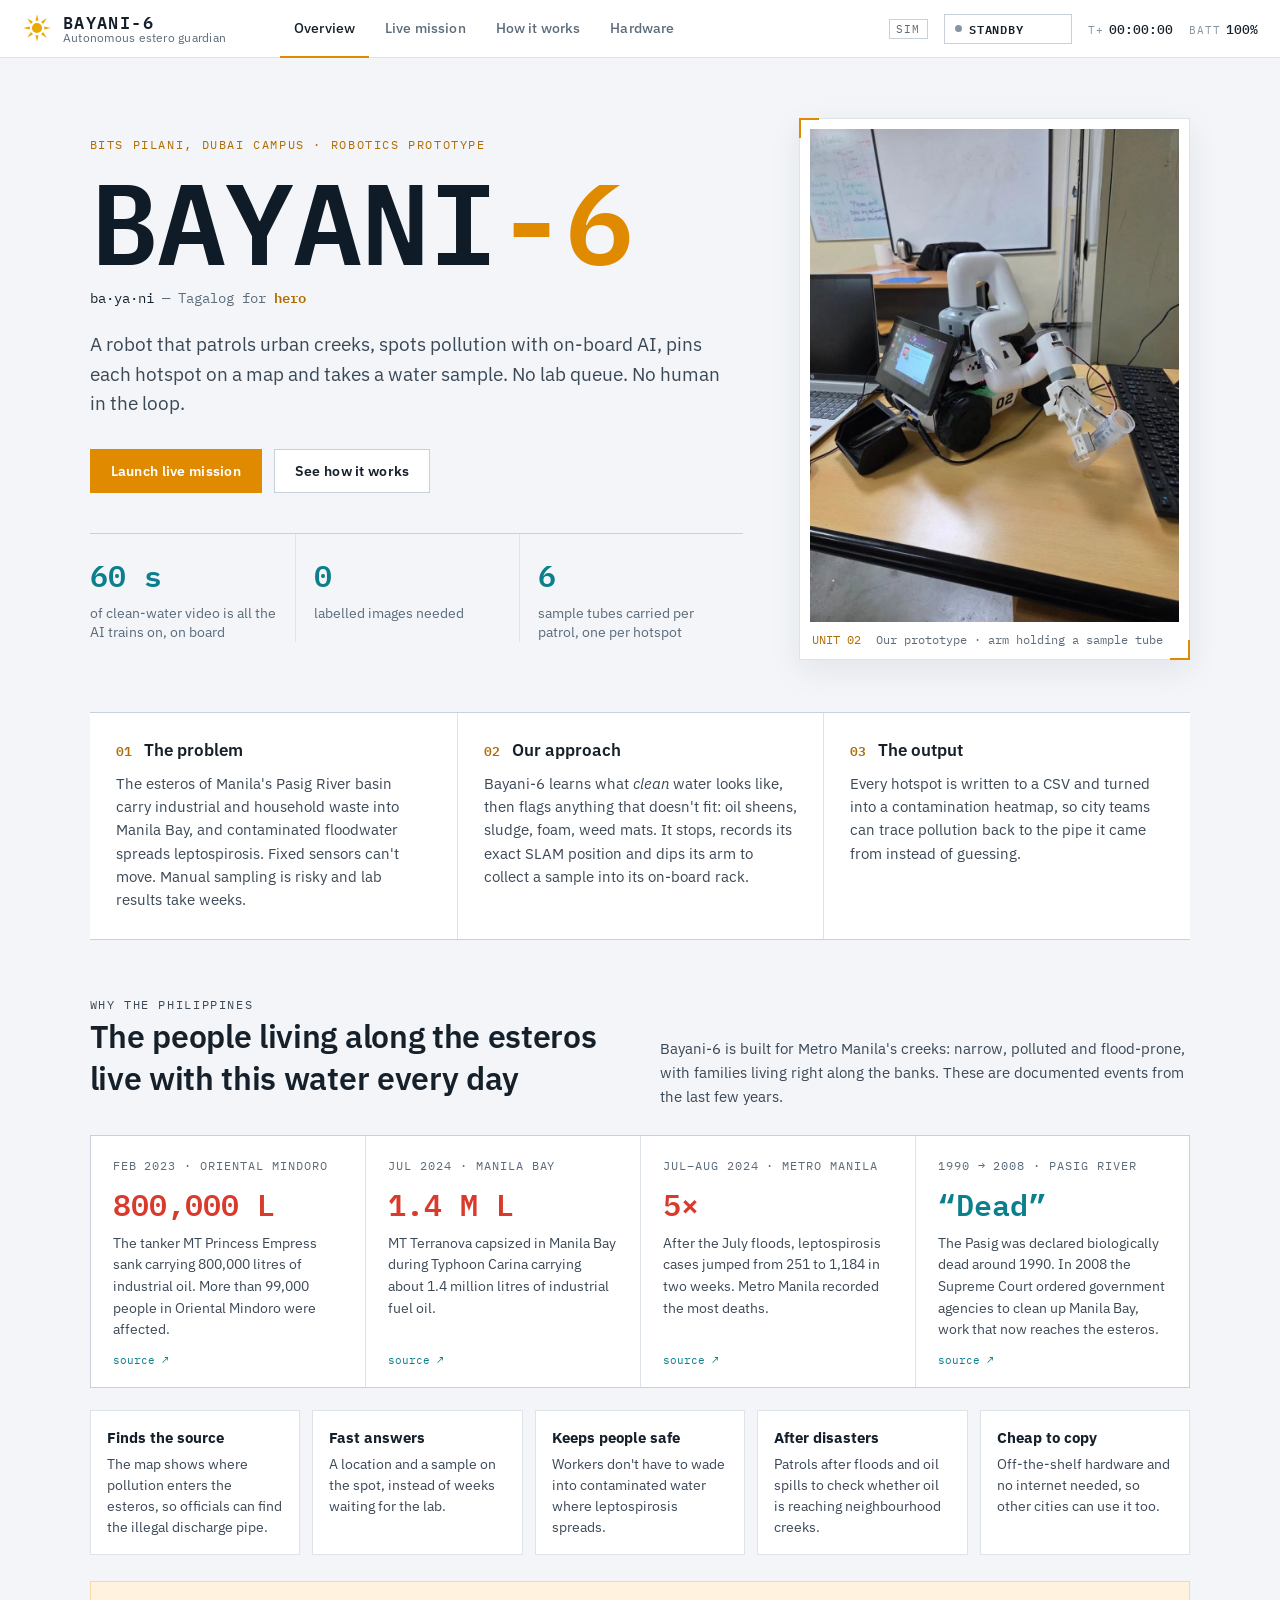
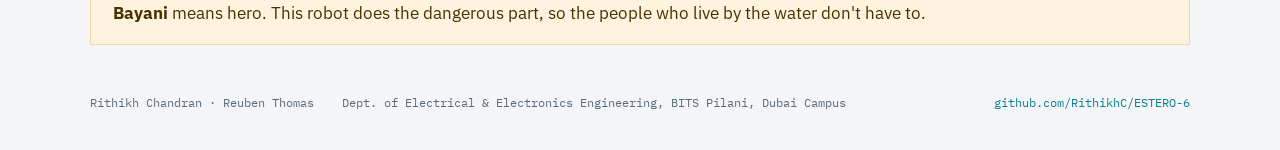
<file: index.html>
<!DOCTYPE html>
<html lang="en">
<head>
  <meta charset="utf-8">
  <meta name="viewport" content="width=device-width, initial-scale=1">
  <title>BAYANI-6 · Autonomous Estero Guardian</title>
  <meta name="description" content="Bayani-6: an edge-AI mobile robot that patrols urban creeks, detects pollution, maps hotspots and takes water samples autonomously.">
  <link rel="icon" href="assets/favicon.svg" type="image/svg+xml">
  <link rel="preconnect" href="https://fonts.googleapis.com">
  <link rel="preconnect" href="https://fonts.gstatic.com" crossorigin>
  <link href="https://fonts.googleapis.com/css2?family=IBM+Plex+Mono:wght@400;500;600&family=IBM+Plex+Sans:wght@400;500;600;700&display=swap" rel="stylesheet">
  <link rel="stylesheet" href="css/style.css">
</head>
<body>
  <header class="topbar">
    <div class="brand">
      <svg class="sun" viewBox="-50 -50 100 100" aria-hidden="true">
        <g class="rays">
          <path d="M0-46 L5-24 L-5-24 Z"/><path d="M0-46 L5-24 L-5-24 Z" transform="rotate(45)"/>
          <path d="M0-46 L5-24 L-5-24 Z" transform="rotate(90)"/><path d="M0-46 L5-24 L-5-24 Z" transform="rotate(135)"/>
          <path d="M0-46 L5-24 L-5-24 Z" transform="rotate(180)"/><path d="M0-46 L5-24 L-5-24 Z" transform="rotate(225)"/>
          <path d="M0-46 L5-24 L-5-24 Z" transform="rotate(270)"/><path d="M0-46 L5-24 L-5-24 Z" transform="rotate(315)"/>
        </g>
        <circle r="17"/>
      </svg>
      <div class="brand-text">
        <span class="brand-name">BAYANI-6</span>
        <span class="brand-sub">Autonomous estero guardian</span>
      </div>
    </div>
    <nav class="tabs" role="tablist">
      <button class="tab active" data-tab="overview" role="tab">Overview</button>
      <button class="tab" data-tab="mission" role="tab">Live mission</button>
      <button class="tab" data-tab="how" role="tab">How it works</button>
      <button class="tab" data-tab="hardware" role="tab">Hardware</button>
    </nav>
    <div class="status-cluster">
      <span class="sim-badge" title="Telemetry is simulated in the browser">SIM</span>
      <span class="status-pill" id="statusPill"><i></i><b id="statusText">STANDBY</b></span>
      <span class="readout"><small>T+</small><b id="missionClock">00:00:00</b></span>
      <span class="readout"><small>BATT</small><b id="battery">100%</b></span>
    </div>
  </header>

  <main>
    <!-- ================= OVERVIEW ================= -->
    <section class="view active" id="view-overview">
      <div class="hero">
        <div class="hero-copy">
          <p class="eyebrow">BITS Pilani, Dubai Campus · Robotics prototype</p>
          <h1>BAYANI<span>-6</span></h1>
          <p class="pron"><em>ba·ya·ni</em> — Tagalog for <strong>hero</strong></p>
          <p class="lede">A robot that patrols urban creeks, spots pollution with on-board AI, pins each hotspot on a map and takes a water sample. No lab queue. No human in the loop.</p>
          <div class="hero-actions">
            <button class="btn primary" data-goto="mission">Launch live mission</button>
            <button class="btn ghost" data-goto="how">See how it works</button>
          </div>
          <dl class="hero-facts">
            <div><dt>60 s</dt><dd>of clean-water video is all the AI trains on, on board</dd></div>
            <div><dt>0</dt><dd>labelled images needed</dd></div>
            <div><dt>6</dt><dd>sample tubes carried per patrol, one per hotspot</dd></div>
          </dl>
        </div>
        <figure class="hero-photo">
          <img src="assets/prototype_sampling.jpg" alt="Bayani-6 prototype: myCobot arm holding a sample tube">
          <figcaption><span>UNIT 02</span> Our prototype · arm holding a sample tube</figcaption>
        </figure>
      </div>

      <div class="triad">
        <article>
          <h3><span>01</span> The problem</h3>
          <p>The esteros of Manila's Pasig River basin carry industrial and household waste into Manila Bay, and contaminated floodwater spreads leptospirosis. Fixed sensors can't move. Manual sampling is risky and lab results take weeks.</p>
        </article>
        <article>
          <h3><span>02</span> Our approach</h3>
          <p>Bayani-6 learns what <em>clean</em> water looks like, then flags anything that doesn't fit: oil sheens, sludge, foam, weed mats. It stops, records its exact SLAM position and dips its arm to collect a sample into its on-board rack.</p>
        </article>
        <article>
          <h3><span>03</span> The output</h3>
          <p>Every hotspot is written to a CSV and turned into a contamination heatmap, so city teams can trace pollution back to the pipe it came from instead of guessing.</p>
        </article>
      </div>

      <div class="ph">
        <div class="ph-head">
          <div>
            <p class="eyebrow">Why the Philippines</p>
            <h2 class="section">The people living along the esteros live with this water every day</h2>
          </div>
          <p>Bayani-6 is built for Metro Manila's creeks: narrow, polluted and flood-prone, with families living right along the banks. These are documented events from the last few years.</p>
        </div>
        <div class="facts">
          <article>
            <span class="yr">FEB 2023 · ORIENTAL MINDORO</span>
            <span class="big">800,000 L</span>
            <p>The tanker MT Princess Empress sank carrying 800,000 litres of industrial oil. More than 99,000 people in Oriental Mindoro were affected.</p>
            <a href="https://en.wikipedia.org/wiki/MT_Princess_Empress_oil_spill" target="_blank" rel="noopener">source ↗</a>
          </article>
          <article>
            <span class="yr">JUL 2024 · MANILA BAY</span>
            <span class="big">1.4 M L</span>
            <p>MT Terranova capsized in Manila Bay during Typhoon Carina carrying about 1.4 million litres of industrial fuel oil.</p>
            <a href="https://www.arabnews.com/node/2556076/amp" target="_blank" rel="noopener">source ↗</a>
          </article>
          <article>
            <span class="yr">JUL–AUG 2024 · METRO MANILA</span>
            <span class="big">5×</span>
            <p>After the July floods, leptospirosis cases jumped from 251 to 1,184 in two weeks. Metro Manila recorded the most deaths.</p>
            <a href="https://philstar.com/headlines/2024/08/14/2377763/2115-lepto-cases-recorded-spiking-after-carina" target="_blank" rel="noopener">source ↗</a>
          </article>
          <article>
            <span class="yr">1990 → 2008 · PASIG RIVER</span>
            <span class="big blue">“Dead”</span>
            <p>The Pasig was declared biologically dead around 1990. In 2008 the Supreme Court ordered government agencies to clean up Manila Bay, work that now reaches the esteros.</p>
            <a href="https://www.adb.org/features/pasig-river-clean" target="_blank" rel="noopener">source ↗</a>
          </article>
        </div>
        <ul class="helps">
          <li><b>Finds the source</b>The map shows where pollution enters the esteros, so officials can find the illegal discharge pipe.</li>
          <li><b>Fast answers</b>A location and a sample on the spot, instead of weeks waiting for the lab.</li>
          <li><b>Keeps people safe</b>Workers don't have to wade into contaminated water where leptospirosis spreads.</li>
          <li><b>After disasters</b>Patrols after floods and oil spills to check whether oil is reaching neighbourhood creeks.</li>
          <li><b>Cheap to copy</b>Off-the-shelf hardware and no internet needed, so other cities can use it too.</li>
        </ul>
        <p class="quote"><b>Bayani</b> means hero. This robot does the dangerous part, so the people who live by the water don't have to.</p>
      </div>

      <footer class="credits">
        <span>Rithikh Chandran · Reuben Thomas</span>
        <span>Dept. of Electrical &amp; Electronics Engineering, BITS Pilani, Dubai Campus</span>
        <a href="https://github.com/RithikhC/ESTERO-6" target="_blank" rel="noopener">github.com/RithikhC/ESTERO-6</a>
      </footer>
    </section>

    <!-- ================= LIVE MISSION ================= -->
    <section class="view" id="view-mission">
      <div class="mission">
        <div class="strip">
          <ol class="pipeline" id="pipeline">
            <li data-stage="0"><b>01</b>Patrol</li>
            <li data-stage="1"><b>02</b>See</li>
            <li data-stage="2"><b>03</b>Detect</li>
            <li data-stage="3"><b>04</b>Decide</li>
            <li data-stage="4"><b>05</b>Pin</li>
            <li data-stage="5"><b>06</b>Sample</li>
            <li data-stage="6"><b>07</b>Map</li>
          </ol>
          <div class="stats">
            <div><small>Distance</small><b id="statDist">0.0 m</b></div>
            <div><small>Hotspots</small><b id="statHot">0</b></div>
            <div><small>Samples</small><b id="statSamples">0</b></div>
            <div><small>False halts</small><b id="statFalse">0</b></div>
            <div><small>Loc. error</small><b id="statErr">—</b></div>
            <div><small>Infer. FPS</small><b id="statFps">—</b></div>
          </div>
        </div>

        <div class="panel map-panel">
          <div class="panel-head">
            <h4>Map · /map + /scan</h4>
            <div class="controls">
              <button class="ctl" id="btnRun">Run</button>
              <div class="seg" id="speedSeg">
                <button data-speed="1" class="on">1×</button><button data-speed="2">2×</button><button data-speed="4">4×</button>
              </div>
              <button class="ctl" id="btnReset" title="Reset mission">Reset</button>
              <span class="sep"></span>
              <label class="tog"><input type="checkbox" id="togLidar" checked><span>LiDAR</span></label>
              <label class="tog"><input type="checkbox" id="togHeat" checked><span>Heatmap</span></label>
              <label class="tog"><input type="checkbox" id="togTruth" checked><span>Pollutants</span></label>
            </div>
          </div>
          <div class="map-wrap" id="mapWrap">
            <canvas id="mapCanvas"></canvas>
            <div class="map-hud">
              <span class="drive">DRIVE · mecanum crab-walk, camera faces the water</span>
              <span id="cursorPos">x —  y —</span>
            </div>
            <div class="drop-tool">
              <select id="dropType" aria-label="Pollutant type">
                <option value="oil">Oil sheen</option>
                <option value="foam">Industrial foam</option>
                <option value="sludge">Sludge</option>
                <option value="weeds">Weed mat</option>
              </select>
              <button class="ctl" id="btnDrop">Drop pollutant</button>
            </div>
            <div class="drop-hint" id="dropHint">Click inside the creek to drop a pollutant · Esc to cancel</div>
          </div>
        </div>

        <div class="side">
          <div class="panel cam-panel">
            <div class="panel-head">
              <h4>CAM0 · /camera/color/image_raw</h4>
              <span class="rec"><i></i>LIVE</span>
            </div>
            <div class="cam-wrap">
              <canvas id="camCanvas" width="256" height="144"></canvas>
              <canvas id="camOverlay"></canvas>
            </div>
          </div>
          <div class="panel chart-panel">
            <div class="panel-head">
              <h4>/bayani/anomaly_score</h4>
              <label class="thr">Trigger <input type="range" id="thr" min="0.5" max="0.95" step="0.01" value="0.80"><b id="thrVal">0.80</b></label>
            </div>
            <canvas id="chartCanvas"></canvas>
          </div>
        </div>

        <div class="bottom">
          <div class="panel arm-panel">
            <div class="panel-head"><h4>Arm · myCobot 6-DoF · sample rack</h4><span class="tag" id="armState">STOWED</span></div>
            <canvas id="armCanvas"></canvas>
            <div class="joints" id="joints"></div>
          </div>
          <div class="panel hot-panel">
            <div class="panel-head"><h4>Hotspots · hotspots.csv</h4><button class="ctl" id="btnCsv">Export CSV</button></div>
            <div class="table-wrap">
              <table id="hotTable">
                <thead><tr><th>ID</th><th>X (m)</th><th>Y (m)</th><th>Score</th><th>Appearance</th><th>Sample</th></tr></thead>
                <tbody></tbody>
              </table>
              <p class="empty" id="hotEmpty">No hotspots yet. Press <b>Run</b> to start the patrol.</p>
            </div>
          </div>
          <div class="panel log-panel">
            <div class="panel-head"><h4>/rosout</h4><span class="keys">Space run · 1/2/4 speed · H heat · L lidar · P drop</span></div>
            <div class="log" id="log"></div>
          </div>
        </div>
      </div>
      <p class="sim-note">Browser simulation of the Bayani-6 mission loop. Map, telemetry and camera feed are generated live for demonstration.</p>
    </section>

    <!-- ================= HOW IT WORKS ================= -->
    <section class="view" id="view-how">
      <div class="how">
        <div class="how-head">
          <p class="eyebrow">System architecture · ROS 2 Humble</p>
          <h2>One loop, fully on board</h2>
          <p class="lede small">Everything runs on the robot's Jetson. No cloud, no remote operator. These are the nodes and topics the live mission simulates.</p>
        </div>
        <div class="graph panel">
          <svg viewBox="0 0 1100 420" id="nodeGraph" role="img" aria-label="ROS 2 node graph">
            <defs>
              <marker id="arr" viewBox="0 0 10 10" refX="9" refY="5" markerWidth="7" markerHeight="7" orient="auto-start-reverse"><path d="M0 0L10 5L0 10z"/></marker>
            </defs>
            <g class="edges">
              <path d="M190 70 H358"/><text x="274" y="58">/camera/color/image_raw</text>
              <path d="M190 230 H358"/><text x="274" y="218">/scan</text>
              <path d="M550 70 C600 70 590 148 628 148"/><text x="562" y="104" class="l">/bayani/anomaly_score</text>
              <path d="M550 230 C600 230 590 172 628 172"/><text x="562" y="262" class="l">/tf  map→base_link</text>
              <path d="M860 145 C900 145 895 70 928 70"/><text x="1005" y="28">pause / resume</text>
              <path d="M860 175 C900 175 895 230 928 230"/><text x="1005" y="282">/arm/command</text>
              <path d="M745 195 V328"/><text x="757" y="268" class="l">/bayani/hotspot</text>
            </g>
            <g class="nodes">
              <g transform="translate(20,40)"><rect width="170" height="60"/><text x="85" y="27">orbbec_camera</text><text x="85" y="45" class="sub">RGB-D · 30 fps</text></g>
              <g transform="translate(20,200)"><rect width="170" height="60"/><text x="85" y="27">lidar_driver</text><text x="85" y="45" class="sub">2D LiDAR</text></g>
              <g transform="translate(360,40)"><rect width="190" height="60"/><text x="95" y="27">anomaly_detector</text><text x="95" y="45" class="sub">AnomalyNet · TensorRT</text></g>
              <g transform="translate(360,200)"><rect width="190" height="60"/><text x="95" y="27">cartographer</text><text x="95" y="45" class="sub">2D SLAM</text></g>
              <g transform="translate(630,125)" class="hl"><rect width="230" height="70"/><text x="115" y="31">bayani_master</text><text x="115" y="50" class="sub">decides: halt · pin · sample</text></g>
              <g transform="translate(930,40)"><rect width="150" height="60"/><text x="75" y="27">nav2</text><text x="75" y="45" class="sub">waypoint follower</text></g>
              <g transform="translate(930,200)"><rect width="150" height="60"/><text x="75" y="27">arm_sampler</text><text x="75" y="45" class="sub">myCobot 6-DoF</text></g>
              <g transform="translate(640,330)" class="out"><rect width="210" height="60"/><text x="105" y="27">hotspots.csv</text><text x="105" y="45" class="sub">→ contamination heatmap</text></g>
            </g>
          </svg>
        </div>
        <ol class="steps">
          <li><b>01</b><h5>Patrol</h5><p>Nav2 drives a fixed waypoint route along the creek bank while Cartographer keeps a live LiDAR map.</p></li>
          <li><b>02</b><h5>See</h5><p>The Orbbec RGB-D camera streams the water surface straight into the Jetson.</p></li>
          <li><b>03</b><h5>Detect</h5><p>A patch-based anomaly model, trained on board from 60 s of clean water, scores every frame from 0 to 1.</p></li>
          <li><b>04</b><h5>Decide</h5><p>Score above the trigger (0.8 by default) and not a known hotspot? The master node pauses Nav2.</p></li>
          <li><b>05</b><h5>Pin</h5><p>The robot's exact (X, Y) comes from the SLAM transform tree via tf2.</p></li>
          <li><b>06</b><h5>Sample</h5><p>The myCobot picks a tube from the rack, dips it at the water line for 3 s and puts it back.</p></li>
          <li><b>07</b><h5>Map</h5><p>The hotspot is appended to hotspots.csv, the heatmap updates and the patrol resumes.</p></li>
        </ol>

        <div class="subsec">
          <p class="eyebrow">The camera faces forward</p>
          <h2 class="section">So how does it watch the water while driving along the bank?</h2>
          <p>The Orbbec camera is fixed to the front of the robot, and the water is beside the path. Bayani-6 handles this in software, using the LIMO's motion modes.</p>
          <div class="modes">
            <article class="best">
              <svg viewBox="0 0 300 130" aria-hidden="true">
                <rect x="0" y="78" width="300" height="52" fill="#bfe0e8"/><line x1="0" y1="78" x2="300" y2="78" stroke="#6f8ca0" stroke-width="2"/>
                <path d="M128 50 L96 112 L184 112 L152 50 Z" fill="rgba(224,138,0,0.16)" stroke="rgba(224,138,0,0.6)"/>
                <rect x="122" y="24" width="36" height="28" fill="#26323e"/><path d="M134 52 L146 52 L140 60 Z" fill="#e08a00"/>
                <path d="M60 38 H108" stroke="#0b7f8c" stroke-width="2.5" marker-end="url(#ma)"/><path d="M172 38 H226" stroke="#0b7f8c" stroke-width="2.5" marker-end="url(#ma)"/>
                <defs><marker id="ma" viewBox="0 0 10 10" refX="9" refY="5" markerWidth="6" markerHeight="6" orient="auto"><path d="M0 0L10 5L0 10z" fill="#0b7f8c"/></marker></defs>
                <text x="150" y="16" text-anchor="middle" font-family="IBM Plex Mono" font-size="10" fill="#5b6b7a">drives sideways →</text>
              </svg>
              <h5>Crab-walk <small>USED IN THE DEMO</small></h5>
              <p>With mecanum wheels the LIMO can drive sideways. The body, and its camera, stay pointed at the water for the whole patrol.</p>
            </article>
            <article>
              <svg viewBox="0 0 300 130" aria-hidden="true">
                <rect x="0" y="78" width="300" height="52" fill="#bfe0e8"/><line x1="0" y1="78" x2="300" y2="78" stroke="#6f8ca0" stroke-width="2"/>
                <g transform="translate(140 38) rotate(35)">
                  <path d="M18 -6 L80 -40 L80 40 Z" fill="rgba(224,138,0,0.16)" stroke="rgba(224,138,0,0.6)"/>
                  <rect x="-18" y="-14" width="36" height="28" fill="#26323e"/><path d="M18 -6 L26 0 L18 6 Z" fill="#e08a00"/>
                </g>
                <path d="M40 30 H96" stroke="#0b7f8c" stroke-width="2.5" marker-end="url(#mb)"/>
                <defs><marker id="mb" viewBox="0 0 10 10" refX="9" refY="5" markerWidth="6" markerHeight="6" orient="auto"><path d="M0 0L10 5L0 10z" fill="#0b7f8c"/></marker></defs>
                <text x="240" y="20" text-anchor="middle" font-family="IBM Plex Mono" font-size="10" fill="#5b6b7a">nose 35° to water</text>
              </svg>
              <h5>Angled patrol</h5>
              <p>Works with the standard wheels. Waypoints keep the robot's nose turned 30–45° toward the creek, so the wide camera sees the water ahead and to the side.</p>
            </article>
            <article>
              <svg viewBox="0 0 300 130" aria-hidden="true">
                <rect x="0" y="78" width="300" height="52" fill="#bfe0e8"/><line x1="0" y1="78" x2="300" y2="78" stroke="#6f8ca0" stroke-width="2"/>
                <rect x="70" y="26" width="36" height="28" fill="none" stroke="#8794a1" stroke-dasharray="4 3"/><path d="M106 34 L114 40 L106 46 Z" fill="#a3afba"/>
                <path d="M150 54 L118 112 L206 112 L174 54 Z" fill="rgba(224,138,0,0.16)" stroke="rgba(224,138,0,0.6)"/>
                <rect x="144" y="26" width="36" height="28" fill="#26323e"/><path d="M156 54 L168 54 L162 62 Z" fill="#e08a00"/>
                <path d="M200 30 A22 22 0 0 1 196 62" fill="none" stroke="#0b7f8c" stroke-width="2.5" marker-end="url(#mc)"/>
                <defs><marker id="mc" viewBox="0 0 10 10" refX="9" refY="5" markerWidth="6" markerHeight="6" orient="auto"><path d="M0 0L10 5L0 10z" fill="#0b7f8c"/></marker></defs>
                <text x="240" y="20" text-anchor="middle" font-family="IBM Plex Mono" font-size="10" fill="#5b6b7a">turn 90°, look, turn back</text>
              </svg>
              <h5>Stop and scan</h5>
              <p>Every few metres the robot spins on the spot to face the water (differential mode turns in place), checks the surface, then turns back and drives on.</p>
            </article>
          </div>
        </div>

        <div class="subsec">
          <p class="eyebrow">Sample handling</p>
          <h2 class="section">Where the samples go</h2>
          <div class="sample-grid">
            <div class="panel">
              <svg viewBox="0 0 520 250" aria-hidden="true">
                <rect x="0" y="182" width="300" height="68" fill="#dfe5ea"/><rect x="300" y="196" width="220" height="54" fill="#bfe0e8"/>
                <line x1="300" y1="182" x2="300" y2="250" stroke="#6f8ca0" stroke-width="2"/><line x1="300" y1="196" x2="520" y2="196" stroke="#0b7f8c" stroke-width="2"/>
                <circle cx="70" cy="168" r="14" fill="#4a5661"/><circle cx="210" cy="168" r="14" fill="#4a5661"/>
                <rect x="40" y="118" width="200" height="40" fill="#26323e"/>
                <g>
                  <rect x="52" y="96" width="96" height="10" fill="#eef2f5" stroke="#b4c0cb"/>
                  <g fill="#fff" stroke="#7d8e9c" stroke-width="1.2">
                    <rect x="57" y="70" width="10" height="34"/><rect x="72" y="70" width="10" height="34"/><rect x="87" y="70" width="10" height="34"/>
                    <rect x="102" y="70" width="10" height="34"/><rect x="117" y="70" width="10" height="34"/><rect x="132" y="70" width="10" height="34"/>
                  </g>
                  <rect x="58.5" y="80" width="7" height="22.5" fill="#0b9aa8"/><rect x="73.5" y="86" width="7" height="16.5" fill="#0b9aa8"/>
                  <g font-family="IBM Plex Mono" font-size="9" fill="#3b4856"><text x="56" y="62">H1 H2 H3 H4 H5 H6</text></g>
                </g>
                <rect x="183" y="104" width="16" height="14" fill="#8193a3"/>
                <path d="M191 104 L250 52 L330 120 L338 176" fill="none" stroke="#7d8e9c" stroke-width="12" stroke-linecap="round" stroke-linejoin="round"/>
                <path d="M191 104 L250 52 L330 120 L338 176" fill="none" stroke="#f4f7f9" stroke-width="8" stroke-linecap="round" stroke-linejoin="round"/>
                <rect x="333" y="174" width="10" height="30" fill="#fff" stroke="#e08a00" stroke-width="2"/>
                <ellipse cx="338" cy="196" rx="22" ry="4" fill="none" stroke="#0b7f8c"/>
                <line x1="191" y1="230" x2="338" y2="230" stroke="#5b6b7a"/><line x1="191" y1="224" x2="191" y2="236" stroke="#5b6b7a"/><line x1="338" y1="224" x2="338" y2="236" stroke="#5b6b7a"/>
                <text x="264" y="245" text-anchor="middle" font-family="IBM Plex Mono" font-size="10" fill="#3b4856">reach ≤ 280 mm</text>
                <text x="100" y="200" text-anchor="middle" font-family="IBM Plex Mono" font-size="10" fill="#3b4856">rear deck rack</text>
              </svg>
            </div>
            <div class="panel">
              <ul class="sample-list">
                <li><b>Rack on the rear deck:</b> a 3D-printed holder with six 10–15 ml screw-cap tubes.</li>
                <li><b>One tube per hotspot:</b> slot <i>n</i> holds the sample for hotspot H<i>n</i>, so every tube matches a row in hotspots.csv.</li>
                <li><b>Sequence:</b> pick the tube from slot <i>n</i>, dip at the water line for 3 s, put it back, stow the arm.</li>
                <li><b>Within limits:</b> a full tube weighs under 30 g. The arm lifts 250 g and the base carries several kilograms.</li>
                <li><b>Rack full?</b> The robot keeps mapping and logs extra hotspots without a sample.</li>
              </ul>
              <p class="note">Prototype limits: the arm reaches 280 mm, so the demo arena keeps the water within about 20 cm of the bank edge. Real esteros have high walls, so the next version lowers a weighted tube or a small pump line. The LIMO has no published waterproof rating, so the tubes sit well away from the electronics.</p>
            </div>
          </div>
        </div>

        <div class="why panel">
          <h3>Why unsupervised?</h3>
          <p>Pollution doesn't come in tidy labelled classes. A slick can be rainbow or grey; foam, sludge and weeds change with light and season. Instead of training on thousands of labelled pictures of dirt, Bayani-6 learns one thing really well, on the robot itself: what normal water looks like. Anything that doesn't fit gets a high score.</p>
        </div>
      </div>
    </section>

    <!-- ================= HARDWARE ================= -->
    <section class="view" id="view-hardware">
      <div class="hw">
        <figure class="hw-photo panel">
          <img src="assets/prototype_rack.jpg" alt="Bayani-6 prototype with sample tube holder">
        </figure>
        <div class="hw-specs">
          <p class="eyebrow">Unmodified off-the-shelf platform</p>
          <h2>AgileX LIMO Cobot</h2>
          <p class="lede small">No custom hardware. Every capability in Bayani-6 is software running on a stock robot, which keeps it cheap to copy for other cities.</p>
          <table class="feat">
            <thead><tr><th>Feature</th><th>Spec</th><th>Why it matters here</th></tr></thead>
            <tbody>
              <tr><td>4 motion modes</td><td>Ackermann · differential · mecanum · tracked</td><td>Tracks for muddy banks (up to 45° climb), mecanum to crab-walk with the camera on the water, differential to spin in place.</td></tr>
              <tr><td>Depth camera</td><td>Orbbec RGB-D</td><td>Colour to spot pollution, depth to judge distance to the water and the bank edge.</td></tr>
              <tr><td>LiDAR + SLAM</td><td>EAI T-mini Pro · Cartographer / Gmapping / RTAB-Map</td><td>Builds the map, so every hotspot gets exact (X, Y) coordinates.</td></tr>
              <tr><td>IMU</td><td>High-precision IMU</td><td>Steadier position tracking on bumpy ground.</td></tr>
              <tr><td>On-board AI</td><td>NVIDIA Jetson Orin Nano</td><td>The model trains and runs on the robot. No internet needed in flood zones.</td></tr>
              <tr><td>Robotic arm</td><td>myCobot 280 · 6-DoF · 280 mm · 250 g · ±0.5 mm</td><td>Precise, repeatable dip sampling into the tube rack.</td></tr>
              <tr><td>Software</td><td>ROS 1/2 · Python &amp; C++ SDK · DWA/TEB nav · simulation</td><td>Standard, open tools that are easy to extend.</td></tr>
              <tr><td>Size &amp; runtime</td><td>322 × 220 × 251 mm · 5.6 kg · 2.5 h</td><td>Fits narrow estero walkways, one person can carry it, covers a full patrol shift.</td></tr>
            </tbody>
          </table>
          <p class="note">Specifications from AgileX Robotics. Mecanum wheels and tracks are optional accessories.</p>
          <h3 class="next-h">Next up</h3>
          <ul class="next">
            <li>Plain-English search with a vision-language model: <em>"find frothy run-off"</em></li>
            <li>pH, conductivity and turbidity probes on the gripper</li>
            <li>A pump line for high-walled esteros, and a sealed enclosure</li>
            <li>Several robots sharing one map over Wi-Fi</li>
          </ul>
        </div>
      </div>
    </section>
  </main>

  <script src="js/world.js"></script>
  <script src="js/camera.js"></script>
  <script src="js/arm.js"></script>
  <script src="js/app.js"></script>
</body>
</html>
</file>
<file: css/style.css>
:root {
  --bg: #f3f5f8;
  --panel: #ffffff;
  --panel-2: #f1f4f7;
  --line: #dde3e9;
  --line-2: #c8d1da;
  --text: #15202b;
  --body: #3b4856;
  --muted: #5b6b7a;
  --dim: #8794a1;
  --water: #0b7f8c;
  --water-soft: #d6eef1;
  --amber: #e08a00;
  --amber-soft: #fff3df;
  --hot: #d93a2b;
  --ok: #12a150;
  --sun: #e8a900;
  --mono: "IBM Plex Mono", ui-monospace, Consolas, monospace;
  --sans: "IBM Plex Sans", system-ui, Segoe UI, sans-serif;
}

* { box-sizing: border-box; }
html, body { margin: 0; background: var(--bg); color: var(--text); font-family: var(--sans); font-size: 15px; }
body { min-height: 100vh; }
button { font-family: inherit; }
a { color: var(--water); }
::selection { background: var(--amber); color: #fff; }

/* ---------- Top bar ---------- */
.topbar {
  position: sticky; top: 0; z-index: 20;
  display: flex; align-items: center; gap: 28px;
  height: 58px; padding: 0 22px;
  background: rgba(255, 255, 255, 0.95);
  border-bottom: 1px solid var(--line);
  backdrop-filter: blur(6px);
}
.brand { display: flex; align-items: center; gap: 11px; min-width: 230px; }
.sun { width: 30px; height: 30px; }
.sun .rays path, .sun circle { fill: var(--sun); }
.sun .rays { transform-origin: center; animation: spin 40s linear infinite; }
@keyframes spin { to { transform: rotate(360deg); } }
.brand-text { display: flex; flex-direction: column; line-height: 1.1; }
.brand-name { font-family: var(--mono); font-weight: 600; font-size: 17px; letter-spacing: 0.08em; }
.brand-sub { font-size: 11.5px; color: var(--muted); letter-spacing: 0.02em; }

.tabs { display: flex; gap: 2px; height: 100%; }
.tab {
  background: none; border: 0; color: var(--muted); cursor: pointer;
  padding: 0 14px; font-size: 13.5px; font-weight: 500; letter-spacing: 0.01em;
  border-bottom: 2px solid transparent; margin-bottom: -1px;
}
.tab:hover { color: var(--text); }
.tab.active { color: var(--text); border-bottom-color: var(--amber); }

.status-cluster { margin-left: auto; display: flex; align-items: center; gap: 16px; font-family: var(--mono); font-size: 12.5px; }
.sim-badge { border: 1px solid var(--line-2); color: var(--muted); padding: 2px 6px; font-size: 10.5px; letter-spacing: 0.12em; }
.status-pill { display: inline-flex; align-items: center; gap: 7px; padding: 4px 10px; border: 1px solid var(--line-2); min-width: 128px; background: var(--panel); }
.status-pill i { width: 7px; height: 7px; border-radius: 50%; background: var(--dim); }
.status-pill b { font-weight: 600; letter-spacing: 0.08em; font-size: 11.5px; }
.status-pill.patrol { border-color: rgba(18, 161, 80, 0.45); color: #0d7a3c; }
.status-pill.patrol i { background: var(--ok); box-shadow: 0 0 6px rgba(18, 161, 80, 0.6); }
.status-pill.halt i, .status-pill.sample i { background: var(--amber); animation: blink 0.8s steps(2) infinite; }
.status-pill.halt, .status-pill.sample { border-color: rgba(224, 138, 0, 0.6); color: #9a5b00; background: var(--amber-soft); }
@keyframes blink { 50% { opacity: 0.25; } }
.readout small { color: var(--dim); margin-right: 5px; font-size: 10.5px; letter-spacing: 0.1em; }
.readout b { font-weight: 500; }

/* ---------- Views ---------- */
.view { display: none; }
.view.active { display: block; animation: fade 0.25s ease; }
.instant .view.active { animation: none; }
@keyframes fade { from { opacity: 0; transform: translateY(4px); } to { opacity: 1; transform: none; } }

.eyebrow { font-family: var(--mono); font-size: 11.5px; letter-spacing: 0.14em; text-transform: uppercase; color: #b06c00; margin: 0 0 14px; }
.lede { font-size: 19px; line-height: 1.55; color: var(--body); max-width: 640px; }
.lede.small { font-size: 16px; }
h2.section { font-size: 32px; margin: 0 0 10px; font-weight: 600; letter-spacing: -0.01em; }

.btn { cursor: pointer; padding: 12px 20px; font-size: 14px; font-weight: 600; letter-spacing: 0.02em; border: 1px solid var(--line-2); background: var(--panel); color: var(--text); }
.btn.primary { background: var(--amber); border-color: var(--amber); color: #fff; }
.btn.primary:hover { background: #c97b00; }
.btn.ghost:hover { border-color: var(--muted); }

/* ---------- Overview ---------- */
.hero { display: grid; grid-template-columns: 1.25fr 0.75fr; gap: 56px; padding: 60px 7vw 36px; align-items: center; }
.hero h1 { font-family: var(--mono); font-weight: 600; font-size: clamp(64px, 9vw, 128px); line-height: 0.92; margin: 0; letter-spacing: -0.01em; color: #0f1b26; }
.hero h1 span { color: var(--amber); }
.pron { font-family: var(--mono); color: var(--muted); margin: 14px 0 22px; font-size: 14px; }
.pron em { color: var(--text); font-style: normal; }
.pron strong { color: #b06c00; font-weight: 600; }
.hero-actions { display: flex; gap: 12px; margin: 30px 0 40px; }
.hero-facts { display: flex; margin: 0; border-top: 1px solid var(--line-2); }
.hero-facts div { flex: 1; padding: 18px 18px 0 0; }
.hero-facts div + div { padding-left: 18px; border-left: 1px solid var(--line); }
.hero-facts dt { font-family: var(--mono); font-size: 30px; font-weight: 600; color: var(--water); }
.hero-facts dd { margin: 6px 0 0; color: var(--muted); font-size: 13.5px; line-height: 1.4; }
.hero-photo { margin: 0; position: relative; border: 1px solid var(--line); background: var(--panel); padding: 10px; box-shadow: 0 10px 30px rgba(20, 40, 60, 0.08); }
.hero-photo img { display: block; width: 100%; max-height: 70vh; object-fit: cover; object-position: center 30%; }
.hero-photo figcaption { font-family: var(--mono); font-size: 11.5px; color: var(--muted); padding: 10px 2px 2px; }
.hero-photo figcaption span { color: #b06c00; margin-right: 8px; }
.hero-photo::before, .hero-photo::after { content: ""; position: absolute; width: 18px; height: 18px; border: 2px solid var(--amber); }
.hero-photo::before { top: -1px; left: -1px; border-right: 0; border-bottom: 0; }
.hero-photo::after { bottom: -1px; right: -1px; border-left: 0; border-top: 0; }

.triad { display: grid; grid-template-columns: repeat(3, 1fr); border-top: 1px solid var(--line-2); border-bottom: 1px solid var(--line-2); margin: 16px 7vw 0; background: var(--panel); }
.triad article { padding: 26px 26px 28px; }
.triad article + article { border-left: 1px solid var(--line); }
.triad h3 { font-size: 17px; margin: 0 0 10px; font-weight: 600; }
.triad h3 span { font-family: var(--mono); color: #b06c00; font-size: 13px; margin-right: 8px; }
.triad p { color: var(--body); line-height: 1.6; margin: 0; font-size: 14.5px; }

.ph { padding: 56px 7vw 20px; }
.ph-head { display: grid; grid-template-columns: 1fr 1fr; gap: 40px; align-items: end; margin-bottom: 26px; }
.ph-head p { margin: 0; color: var(--body); line-height: 1.6; }
.facts { display: grid; grid-template-columns: repeat(4, 1fr); gap: 0; border: 1px solid var(--line-2); background: var(--panel); }
.facts article { padding: 22px 22px 20px; display: flex; flex-direction: column; }
.facts article + article { border-left: 1px solid var(--line); }
.facts .yr { font-family: var(--mono); font-size: 12px; color: var(--muted); letter-spacing: 0.08em; }
.facts .big { font-family: var(--mono); font-size: 30px; font-weight: 600; margin: 8px 0 6px; color: var(--hot); }
.facts .big.blue { color: var(--water); }
.facts p { margin: 0 0 12px; font-size: 14px; line-height: 1.55; color: var(--body); flex: 1; }
.facts a { font-family: var(--mono); font-size: 11px; text-decoration: none; }
.helps { list-style: none; margin: 22px 0 0; padding: 0; display: grid; grid-template-columns: repeat(5, 1fr); gap: 12px; }
.helps li { background: var(--panel); border: 1px solid var(--line); padding: 16px; font-size: 14px; line-height: 1.5; color: var(--body); }
.helps b { display: block; color: var(--text); font-size: 15px; margin-bottom: 4px; }
.quote { margin: 26px 0 0; padding: 18px 22px; background: var(--amber-soft); border-left: 0; border: 1px solid #f3d9a8; font-size: 16.5px; line-height: 1.6; color: #4a3200; }
.credits { display: flex; flex-wrap: wrap; gap: 8px 28px; padding: 30px 7vw 40px; font-family: var(--mono); font-size: 12px; color: var(--muted); }
.credits a { text-decoration: none; margin-left: auto; }

/* ---------- Mission ---------- */
.mission {
  display: grid; gap: 10px; padding: 10px 12px 6px;
  grid-template-columns: minmax(0, 1.7fr) minmax(340px, 1fr);
  grid-template-rows: auto minmax(430px, calc(100vh - 58px - 86px - 226px - 40px)) auto;
  grid-template-areas: "strip strip" "map side" "bottom bottom";
}
.panel { background: var(--panel); border: 1px solid var(--line); min-width: 0; }
.panel-head { display: flex; align-items: center; justify-content: space-between; gap: 10px; padding: 8px 12px; border-bottom: 1px solid var(--line); min-height: 40px; }
.panel-head h4 { margin: 0; font-family: var(--mono); font-weight: 500; font-size: 12px; letter-spacing: 0.04em; color: var(--muted); white-space: nowrap; }

.strip { grid-area: strip; display: flex; gap: 10px; }
.pipeline { list-style: none; margin: 0; padding: 0; display: flex; flex: 1.4; border: 1px solid var(--line); background: var(--panel); }
.pipeline li { flex: 1; padding: 10px 12px; font-size: 13px; font-weight: 500; color: var(--dim); position: relative; }
.pipeline li + li { border-left: 1px solid var(--line); }
.pipeline li b { display: block; font-family: var(--mono); font-size: 10.5px; font-weight: 500; color: var(--dim); margin-bottom: 2px; }
.pipeline li.on { color: var(--text); background: var(--water-soft); }
.pipeline li.on b { color: var(--water); }
.pipeline li.on::after { content: ""; position: absolute; left: 0; right: 0; bottom: 0; height: 2px; background: var(--water); }
.pipeline li.alert { color: #fff; background: var(--amber); }
.pipeline li.alert b { color: #fff; }
.stats { flex: 1; display: grid; grid-template-columns: repeat(6, 1fr); border: 1px solid var(--line); background: var(--panel); }
.stats div { padding: 9px 10px; }
.stats div + div { border-left: 1px solid var(--line); }
.stats small { display: block; font-size: 10.5px; color: var(--dim); letter-spacing: 0.08em; text-transform: uppercase; }
.stats b { font-family: var(--mono); font-weight: 500; font-size: 16px; white-space: nowrap; }

.map-panel { grid-area: map; display: flex; flex-direction: column; }
.controls { display: flex; align-items: center; gap: 8px; flex-wrap: wrap; justify-content: flex-end; }
.ctl { background: var(--panel); border: 1px solid var(--line-2); color: var(--text); font-family: var(--mono); font-size: 11.5px; padding: 5px 10px; cursor: pointer; letter-spacing: 0.04em; }
.ctl:hover { border-color: var(--muted); }
.ctl.run { background: var(--amber); color: #fff; border-color: var(--amber); }
.ctl.on { border-color: var(--amber); color: #9a5b00; background: var(--amber-soft); }
.seg { display: flex; border: 1px solid var(--line-2); }
.seg button { background: none; border: 0; color: var(--muted); font-family: var(--mono); font-size: 11.5px; padding: 5px 9px; cursor: pointer; }
.seg button + button { border-left: 1px solid var(--line-2); }
.seg button.on { background: var(--panel-2); color: var(--text); font-weight: 600; }
.sep { width: 1px; height: 18px; background: var(--line-2); }
.tog { display: inline-flex; align-items: center; gap: 5px; font-family: var(--mono); font-size: 11.5px; color: var(--muted); cursor: pointer; user-select: none; }
.tog input { accent-color: var(--amber); margin: 0; }
.map-wrap { position: relative; flex: 1; min-height: 0; }
#mapCanvas { position: absolute; inset: 0; width: 100%; height: 100%; display: block; }
.map-wrap.dropping #mapCanvas { cursor: crosshair; }
.map-hud { position: absolute; left: 12px; top: 10px; font-family: var(--mono); font-size: 11px; color: var(--muted); pointer-events: none; display: flex; flex-direction: column; gap: 3px; }
.map-hud .drive { color: var(--water); }
.drop-tool { position: absolute; right: 12px; bottom: 12px; display: flex; gap: 6px; }
.drop-tool select { background: var(--panel); color: var(--text); border: 1px solid var(--line-2); font-family: var(--mono); font-size: 11.5px; padding: 4px 6px; }
.drop-hint { position: absolute; left: 50%; top: 12px; transform: translateX(-50%); background: var(--amber); color: #fff; font-size: 12px; font-weight: 600; padding: 5px 12px; display: none; }
.map-wrap.dropping .drop-hint { display: block; }

.side { grid-area: side; display: flex; flex-direction: column; gap: 10px; min-width: 0; }
.rec { font-family: var(--mono); font-size: 10.5px; color: var(--hot); letter-spacing: 0.1em; display: inline-flex; align-items: center; gap: 6px; }
.rec i { width: 7px; height: 7px; border-radius: 50%; background: var(--hot); animation: blink 1.2s steps(2) infinite; }
.cam-wrap { position: relative; aspect-ratio: 16 / 9; background: #000; }
#camCanvas, #camOverlay { position: absolute; inset: 0; width: 100%; height: 100%; display: block; }
.chart-panel { flex: 1; display: flex; flex-direction: column; min-height: 0; }
#chartCanvas { flex: 1; width: 100%; min-height: 0; display: block; }
.thr { font-family: var(--mono); font-size: 11.5px; color: var(--muted); display: inline-flex; align-items: center; gap: 8px; }
.thr input { accent-color: var(--amber); width: 110px; }
.thr b { color: #9a5b00; font-weight: 600; width: 34px; }

.bottom { grid-area: bottom; display: grid; grid-template-columns: minmax(0, 1fr) minmax(0, 1.25fr) minmax(0, 1.25fr); gap: 10px; }
.bottom .panel { display: flex; flex-direction: column; height: 226px; }
.tag { font-family: var(--mono); font-size: 10.5px; letter-spacing: 0.1em; color: var(--muted); border: 1px solid var(--line-2); padding: 2px 7px; }
.tag.active { color: #9a5b00; border-color: rgba(224, 138, 0, 0.6); background: var(--amber-soft); }
#armCanvas { flex: 1; width: 100%; min-height: 0; display: block; }
.joints { display: grid; grid-template-columns: repeat(6, 1fr); border-top: 1px solid var(--line); font-family: var(--mono); font-size: 11px; }
.joints div { padding: 6px 8px; color: var(--muted); }
.joints div + div { border-left: 1px solid var(--line); }
.joints b { display: block; color: var(--text); font-weight: 500; font-size: 12.5px; }

.table-wrap { flex: 1; overflow: auto; position: relative; }
table { width: 100%; border-collapse: collapse; font-family: var(--mono); font-size: 12px; }
thead th { position: sticky; top: 0; background: var(--panel); text-align: left; font-weight: 500; color: var(--dim); font-size: 10.5px; letter-spacing: 0.06em; padding: 7px 10px; border-bottom: 1px solid var(--line); }
tbody td { padding: 6px 10px; border-bottom: 1px solid #edf1f4; white-space: nowrap; }
tbody tr.new { animation: rowIn 1.6s ease; }
@keyframes rowIn { from { background: rgba(224, 138, 0, 0.18); } to { background: transparent; } }
td.id { color: var(--hot); font-weight: 600; }
td .st { font-size: 10.5px; letter-spacing: 0.06em; padding: 1px 6px; border: 1px solid var(--line-2); }
td .st.ok { color: #0d7a3c; border-color: rgba(18, 161, 80, 0.45); background: #eaf7ef; }
td .st.run { color: #9a5b00; border-color: rgba(224, 138, 0, 0.5); background: var(--amber-soft); }
td .st.fp, td .st.ns { color: var(--muted); }
.swatch { display: inline-block; width: 8px; height: 8px; margin-right: 6px; border: 1px solid rgba(0, 0, 0, 0.15); }
.empty { color: var(--dim); font-size: 13px; padding: 18px 14px; margin: 0; }
.empty b { color: #9a5b00; font-weight: 600; }

.log { flex: 1; overflow: auto; font-family: var(--mono); font-size: 11.5px; line-height: 1.6; padding: 8px 12px; background: #fbfcfd; }
.log p { margin: 0; white-space: nowrap; color: var(--body); }
.log p .t { color: var(--dim); margin-right: 8px; }
.log p .lv { margin-right: 8px; font-weight: 600; }
.log p.info .lv { color: var(--water); }
.log p.warn .lv { color: var(--amber); }
.log p.warn { color: #7a4a00; }
.log p.hot .lv { color: var(--hot); }
.log p.hot { color: #a32a1e; }
.keys { font-family: var(--mono); font-size: 10.5px; color: var(--dim); white-space: nowrap; overflow: hidden; text-overflow: ellipsis; }
.sim-note { font-family: var(--mono); font-size: 11px; color: var(--dim); padding: 2px 14px 14px; margin: 0; }

/* ---------- How it works ---------- */
.how { padding: 48px 7vw 56px; }
.how-head h2, .hw-specs h2 { font-size: 40px; margin: 0 0 12px; font-weight: 600; letter-spacing: -0.01em; }
.graph { margin: 28px 0 20px; padding: 18px; }
.graph svg { width: 100%; height: auto; display: block; }
.graph .nodes rect { fill: var(--panel-2); stroke: var(--line-2); stroke-width: 1.5; }
.graph .nodes text { fill: var(--text); font-family: var(--mono); font-size: 15px; font-weight: 500; text-anchor: middle; }
.graph .nodes text.sub { fill: var(--muted); font-size: 11.5px; font-weight: 400; }
.graph .nodes .hl rect { stroke: var(--amber); stroke-width: 2; fill: var(--amber-soft); }
.graph .nodes .hl text:not(.sub) { fill: #9a5b00; }
.graph .nodes .out rect { stroke: var(--hot); stroke-dasharray: 5 4; fill: #fff; }
.graph .edges path { fill: none; stroke: #97a7b5; stroke-width: 2; marker-end: url(#arr); }
.graph marker path { fill: #97a7b5; }
.graph .edges text { fill: var(--water); font-family: var(--mono); font-size: 11.5px; text-anchor: middle; }
.graph .edges text.l { text-anchor: start; }
.steps { list-style: none; margin: 0; padding: 0; display: grid; grid-template-columns: repeat(7, 1fr); border: 1px solid var(--line); }
.steps li { padding: 18px 16px; background: var(--panel); }
.steps li + li { border-left: 1px solid var(--line); }
.steps b { font-family: var(--mono); color: #b06c00; font-size: 12px; font-weight: 500; }
.steps h5 { margin: 6px 0 8px; font-size: 16px; font-weight: 600; }
.steps p { margin: 0; font-size: 13.5px; line-height: 1.55; color: var(--body); }

.subsec { margin-top: 44px; }
.subsec > p { color: var(--body); line-height: 1.6; max-width: 820px; margin: 0 0 18px; }
.modes { display: grid; grid-template-columns: repeat(3, 1fr); gap: 12px; }
.modes article { background: var(--panel); border: 1px solid var(--line); padding: 18px; }
.modes article.best { border-color: var(--amber); box-shadow: inset 0 0 0 1px var(--amber); }
.modes svg { width: 100%; height: 130px; display: block; margin-bottom: 12px; background: #f7f9fb; border: 1px solid var(--line); }
.modes h5 { margin: 0 0 6px; font-size: 16px; }
.modes h5 small { font-family: var(--mono); font-size: 10.5px; font-weight: 500; color: #9a5b00; background: var(--amber-soft); padding: 2px 6px; margin-left: 6px; vertical-align: 2px; }
.modes p { margin: 0; font-size: 14px; line-height: 1.55; color: var(--body); }
.sample-grid { display: grid; grid-template-columns: 1fr 1.1fr; gap: 24px; align-items: stretch; }
.sample-grid .panel { padding: 18px; }
.sample-grid svg { width: 100%; height: auto; display: block; }
.sample-list { margin: 0; padding-left: 18px; color: var(--body); line-height: 1.75; font-size: 14.5px; }
.sample-list b { color: var(--text); }
.note { margin-top: 14px; font-size: 13.5px; color: var(--muted); line-height: 1.55; border-top: 1px solid var(--line); padding-top: 12px; }
.why { margin-top: 44px; padding: 22px 26px; display: grid; grid-template-columns: 220px 1fr; gap: 24px; align-items: start; }
.why h3 { margin: 0; font-size: 19px; color: var(--water); font-weight: 600; }
.why p { margin: 0; line-height: 1.65; color: var(--body); font-size: 15px; }

/* ---------- Hardware ---------- */
.hw { display: grid; grid-template-columns: 0.72fr 1.28fr; gap: 48px; padding: 48px 7vw 56px; align-items: start; }
.hw-photo { margin: 0; padding: 10px; position: sticky; top: 80px; }
.hw-photo img { width: 100%; display: block; max-height: 78vh; object-fit: cover; }
.feat { width: 100%; border-collapse: collapse; margin-top: 22px; font-family: var(--sans); font-size: 14.5px; background: var(--panel); border: 1px solid var(--line); }
.feat th { font-family: var(--mono); font-size: 11px; letter-spacing: 0.08em; text-transform: uppercase; color: var(--dim); text-align: left; padding: 10px 14px; border-bottom: 1px solid var(--line-2); font-weight: 500; position: static; }
.feat td { padding: 12px 14px; border-bottom: 1px solid var(--line); white-space: normal; vertical-align: top; line-height: 1.5; color: var(--body); }
.feat td:first-child { font-weight: 600; color: var(--text); width: 22%; }
.feat td:nth-child(2) { font-family: var(--mono); font-size: 12.5px; color: var(--water); width: 30%; }
.next-h { margin: 34px 0 10px; font-size: 18px; font-weight: 600; }
.next { margin: 0; padding-left: 18px; color: var(--body); line-height: 1.8; }
.next em { color: var(--water); }

/* ---------- Responsive ---------- */
@media (max-width: 1180px) {
  .mission { grid-template-columns: minmax(0, 1fr); grid-template-rows: none; grid-template-areas: "strip" "map" "side" "bottom"; }
  .map-wrap { flex: none; aspect-ratio: 1.8; }
  .chart-panel { min-height: 200px; }
  .panel-head { flex-wrap: wrap; }
  .pipeline { overflow-x: auto; }
  .strip { flex-direction: column; }
  .bottom { grid-template-columns: 1fr; }
  .steps, .facts, .helps, .modes { grid-template-columns: repeat(2, 1fr); }
  .steps li + li, .facts article + article { border-left: 0; border-top: 1px solid var(--line); }
  .hero, .hw, .ph-head, .sample-grid { grid-template-columns: 1fr; }
  .hw-photo { position: static; }
  .triad { grid-template-columns: 1fr; }
  .triad article + article { border-left: 0; border-top: 1px solid var(--line); }
  .brand-sub, .status-cluster .readout { display: none; }
}
@media (max-width: 760px) {
  html, body { overflow-x: hidden; }
  .topbar { gap: 12px; padding: 0 12px; overflow-x: auto; }
  .brand { min-width: 0; }
  .status-cluster { display: none; }
  .tab { padding: 0 8px; font-size: 12.5px; }
  .stats { grid-template-columns: repeat(3, 1fr); }
  .pipeline li { padding: 8px 6px; font-size: 11.5px; }
  .drop-tool { position: static; padding: 8px 12px; }
  .why { grid-template-columns: 1fr; }
  .steps, .facts, .helps, .modes { grid-template-columns: 1fr; }
}
</file>
